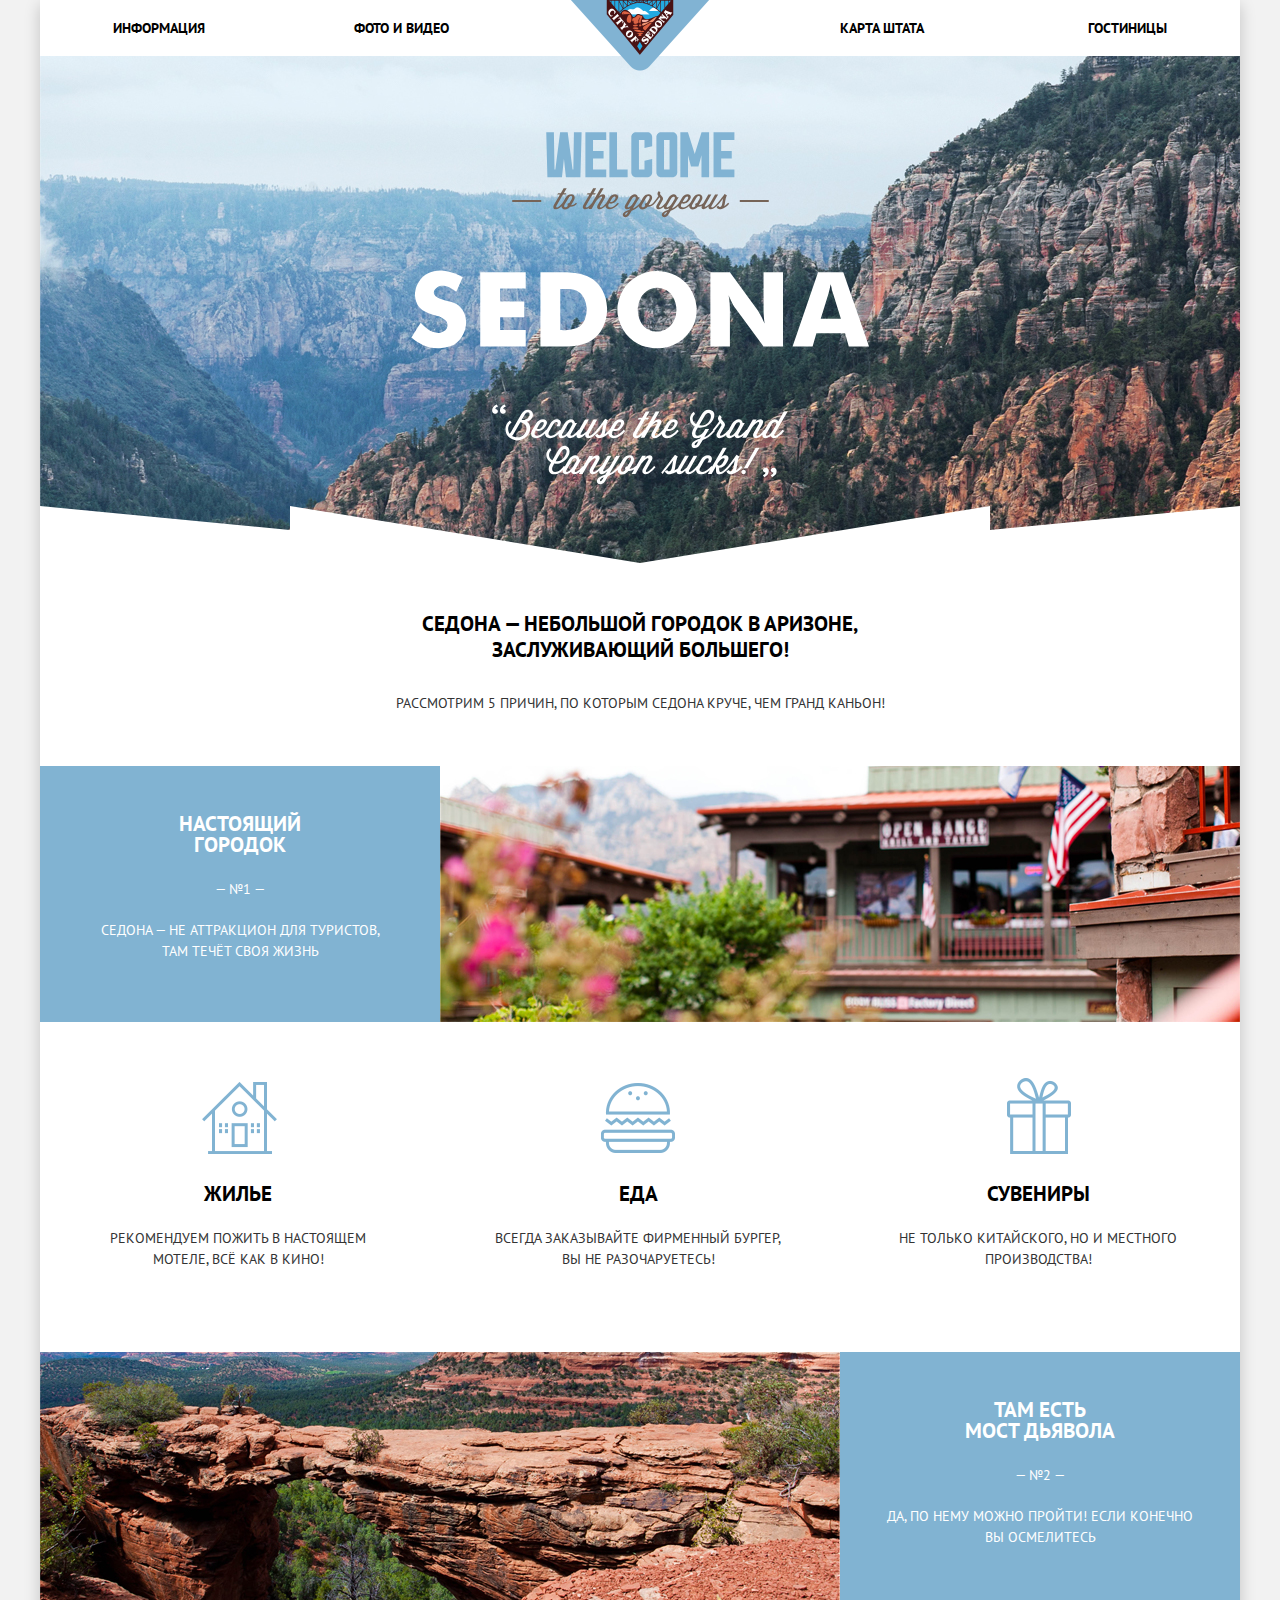
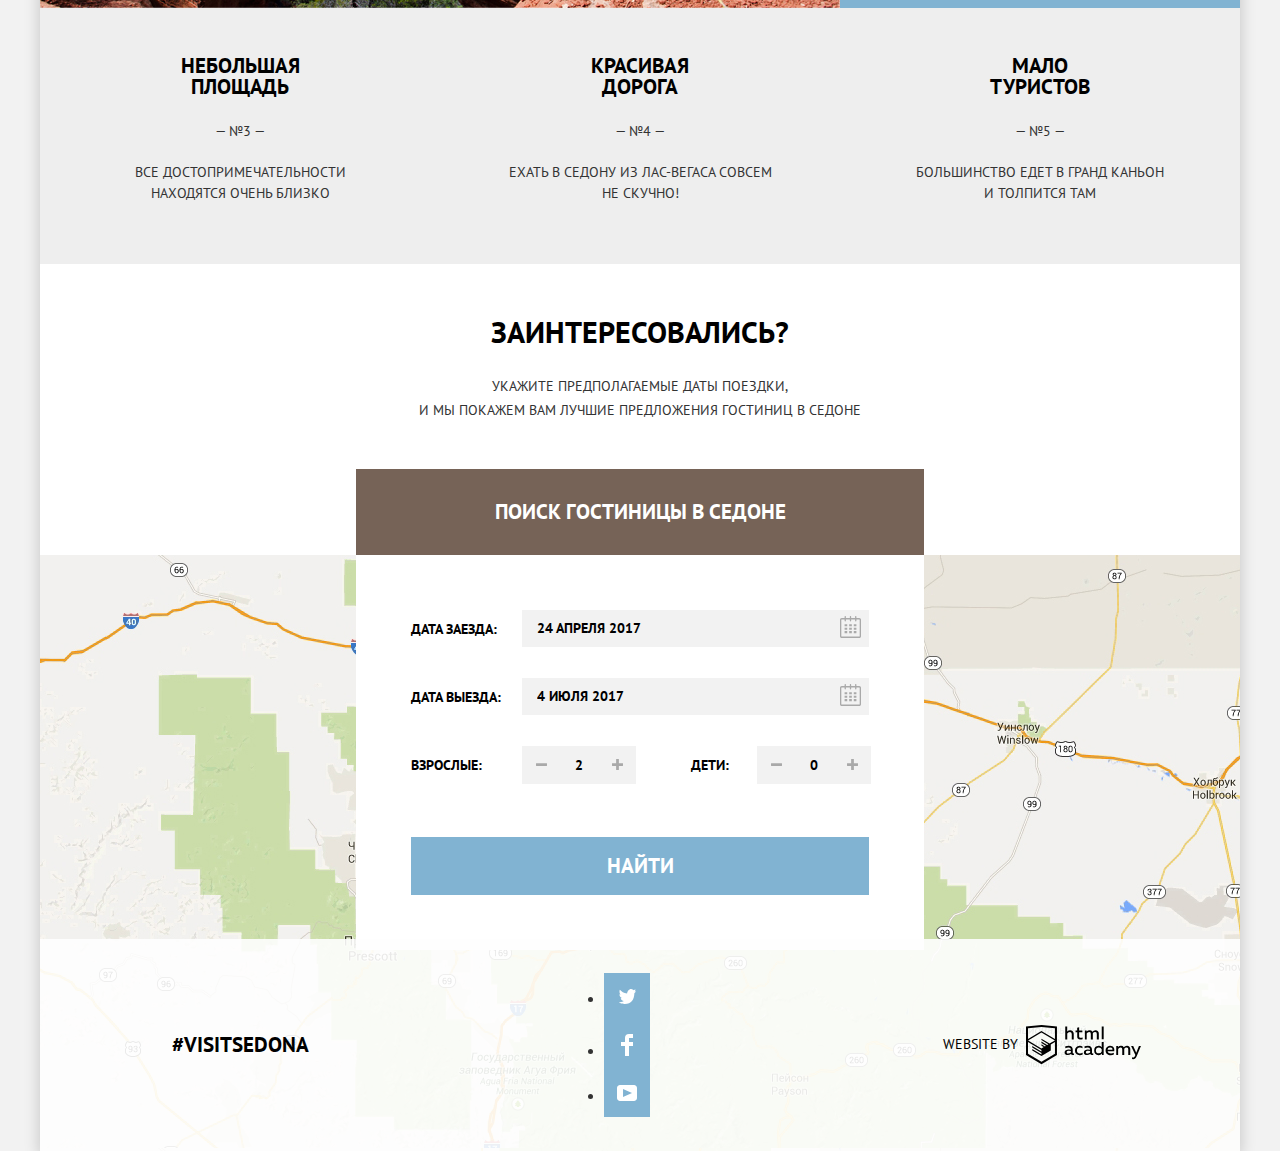
<file: index.html>
<!DOCTYPE html>
<html lang="ru">
    <head>
        <meta charset="utf-8">
        <title>Седона туристический город в штате Аризона</title>
        <link href="https://fonts.googleapis.com/css?family=PT+Sans:400,700&display=swap&subset=cyrillic" rel="stylesheet">
        <link href="css/normalize.css" rel="stylesheet">
        <link href="css/style.min.css" rel="stylesheet">
    </head>
    <body>
        <div class="body-wrapper">
            <header class="main-header">
                <nav class="main-navigation">
                    <a class="main-header-logo">
                        <img src="img/index-logo.svg" width="140" height="71" alt="Логотип Седона">
                    </a>
                    <ul class="site-navigation">
                        <li class="left-side-navigation"><a href="info.html">Информация</a></li>
                        <li class="left-side-navigation"><a href="gallery.html">Фото и видео</a></li>
                        <li class="right-side-navigation"><a href="map.html">Карта штата</a></li>
                        <li class="right-side-navigation"><a href="inner.html">Гостиницы</a></li>
                    </ul>
                </nav>
            </header>
            <main class="container">
                <h1 class="visually-hidden">Гостиницы в Седоне</h1>
                <section class="intro-img">
                    <p class="intro-img-background">
                        <img src="img/welcome.svg" width="459" height="353" alt="Welcome to the gorgeous Sedona. Because the Grand Canyon sucks!">
                    </p>
                </section>
                <section class="intro-text">
                    <h2 class="intro-title">Седона — небольшой городок в Аризоне, заслуживающий большего!</h2>
                    <p class="intro-desc">Рассмотрим 5 причин, по которым Седона круче, чем гранд каньон!</p>
                </section>
                <section class="features-first">
                    <h2 class="visually-hidden">Преимущества</h2>
                    <div class="features-item features-item-blue">
                        <h3 class="features-item-title features-item-blue">Настоящий городок</h3>
                        <span class="features-item-number">— №1 —</span>
                        <p class="features-item-desc">Седона — не аттракцион для туристов, там течёт своя жизнь</p>
                    </div>
                    <img class="features-img" src="img/city.jpg" width="800" height="260" alt="Седона">
                </section>
                <section class="offer">
                    <h2 class="visually-hidden">Предложения</h2>
                    <ul class="offer-list">
                        <li class="offer-item">
                            <h3 class="offer-item-title">Жилье</h3>
                            <p class="offer-item-desc">Рекомендуем пожить в настоящем мотеле, всё как в кино!</p>
                        </li>
                        <li class="offer-item">
                            <h3 class="offer-item-title">Еда</h3>
                            <p class="offer-item-desc">Всегда заказывайте фирменный бургер, вы не разочаруетесь!</p>
                        </li>
                        <li class="offer-item">
                            <h3 class="offer-item-title">Сувениры</h3>
                            <p class="offer-item-desc">Не только китайского, но и местного производства!</p>
                        </li>
                    </ul>
                </section>
                <section class="features-second">
                    <h2 class="visually-hidden">Преимущества</h2>
                    <img class="features-img" src="img/bridge.jpg" width="800" height="260" alt="Мост Дьявола">
                    <div class="features-item features-item-blue">
                        <h3 class="features-item-title features-item-blue">Там есть Мост&nbsp;дьявола</h3>
                        <span class="features-item-number">— №2 —</span>
                        <p class="features-item-desc features-item-desc-blue">Да, по нему можно пройти! Если конечно вы осмелитесь</p>
                    </div>
                    <div class="features-item-wrap">
                        <div class="features-item">
                            <h3 class="features-item-title">Небольшая площадь</h3>
                            <span class="features-item-number">— №3 —</span>
                            <p class="features-item-desc">Все достопримечательности находятся очень близко</p>
                        </div>
                        <div class="features-item">
                            <h3 class="features-item-title">Красивая дорога</h3>
                            <span class="features-item-number">— №4 —</span>
                            <p class="features-item-desc">Ехать в Седону из Лас-Вегаса&nbsp;совсем не скучно!</p>
                        </div>
                        <div class="features-item">
                            <h3 class="features-item-title">Мало туристов</h3>
                            <span class="features-item-number">— №5 —</span>
                            <p class="features-item-desc">Большинство едет в гранд каньон и&nbsp;толпится там</p>
                        </div>
                    </div>
                </section>
                <section class="search">
                    <h2 class="search-title">Заинтересовались?</h2>
                    <p class="search-desc">Укажите предполагаемые даты поездки,
                    и мы покажем вам лучшие предложения гостиниц в седоне
                    </p>
                    <button class="search-button" type="button">Поиск гостиницы в Седоне</button>
                </section>
                <section class="search-form">
                    <h2 class="visually-hidden">Поиск гостиницы в Седоне</h2>
                    <div class="search-form-wrap">
                        <form class="search-hotel" action="#" method="GET">
                            <div class="search-hotel-item">
                                <label for="search-hotel-checkin">Дата заезда:</label>
                                <input id="search-hotel-checkin" type="text" name="date-checkin" value="" placeholder="24 апреля 2017">
                                <button class="calendar-icon" type="button" name="calendar">
                                    <svg xmlns="http://www.w3.org/2000/svg" width="21" height="22" viewBox="0 0 21 22"><path d="M19.251 2.025h-2.845V.648c0-.381-.294-.689-.656-.689-.363 0-.656.308-.656.689v1.377h-3.938V.648c0-.381-.294-.689-.655-.689-.363 0-.657.308-.657.689v1.377H5.906V.648c0-.381-.294-.689-.656-.689-.363 0-.657.308-.657.689v1.377H1.75C.784 2.025 0 2.847 0 3.862v16.302C0 21.179.784 22 1.75 22h17.501c.966 0 1.749-.821 1.749-1.836V3.862c0-1.015-.783-1.837-1.749-1.837zm.437 18.139a.448.448 0 0 1-.437.459H1.75a.45.45 0 0 1-.438-.459V3.862a.45.45 0 0 1 .438-.459h2.844v1.378c0 .381.294.689.657.689.362 0 .656-.308.656-.689V3.403h3.938v1.378c0 .381.294.689.657.689.361 0 .655-.308.655-.689V3.403h3.938v1.378c0 .381.293.689.656.689.362 0 .656-.308.656-.689V3.403h2.845c.241 0 .437.206.437.459v16.302z"/><path d="M4.594 8.225h2.625v2.066H4.594zM4.594 11.668h2.625v2.067H4.594zM4.594 15.112h2.625v2.066H4.594zM9.188 15.112h2.625v2.066H9.188zM9.188 11.668h2.625v2.067H9.188zM9.188 8.225h2.625v2.066H9.188zM13.781 15.112h2.625v2.066h-2.625zM13.781 11.668h2.625v2.067h-2.625zM13.781 8.225h2.625v2.066h-2.625z"/></svg>
                                </button>
                            </div>       
                            <div class="search-hotel-item">
                                <label for="search-hotel-checkout">Дата выезда:</label>
                                <input id="search-hotel-checkout" type="text" name="date-checkout" value="" placeholder="4 июля 2017">
                                <button class="calendar-icon" type="button" name="calendar">
                                    <svg xmlns="http://www.w3.org/2000/svg" width="21" height="22" viewBox="0 0 21 22"><path d="M19.251 2.025h-2.845V.648c0-.381-.294-.689-.656-.689-.363 0-.656.308-.656.689v1.377h-3.938V.648c0-.381-.294-.689-.655-.689-.363 0-.657.308-.657.689v1.377H5.906V.648c0-.381-.294-.689-.656-.689-.363 0-.657.308-.657.689v1.377H1.75C.784 2.025 0 2.847 0 3.862v16.302C0 21.179.784 22 1.75 22h17.501c.966 0 1.749-.821 1.749-1.836V3.862c0-1.015-.783-1.837-1.749-1.837zm.437 18.139a.448.448 0 0 1-.437.459H1.75a.45.45 0 0 1-.438-.459V3.862a.45.45 0 0 1 .438-.459h2.844v1.378c0 .381.294.689.657.689.362 0 .656-.308.656-.689V3.403h3.938v1.378c0 .381.294.689.657.689.361 0 .655-.308.655-.689V3.403h3.938v1.378c0 .381.293.689.656.689.362 0 .656-.308.656-.689V3.403h2.845c.241 0 .437.206.437.459v16.302z"/><path d="M4.594 8.225h2.625v2.066H4.594zM4.594 11.668h2.625v2.067H4.594zM4.594 15.112h2.625v2.066H4.594zM9.188 15.112h2.625v2.066H9.188zM9.188 11.668h2.625v2.067H9.188zM9.188 8.225h2.625v2.066H9.188zM13.781 15.112h2.625v2.066h-2.625zM13.781 11.668h2.625v2.067h-2.625zM13.781 8.225h2.625v2.066h-2.625z"/></svg>
                                </button>
                            </div>
                            <div class="person-count">
                                <div class="adult">
                                    <label for="adult">Взрослые:</label>
                                    <div class="adult-item">
                                        <button class="minus-icon-adult" type="button">
                                            <svg xmlns="http://www.w3.org/2000/svg" xmlns:xlink="http://www.w3.org/1999/xlink" width="11px" height="11px" viewBox="0 0 32 32">
                                                <path d="M0 13v6c0 0.552 0.448 1 1 1h30c0.552 0 1-0.448 1-1v-6c0-0.552-0.448-1-1-1h-30c-0.552 0-1 0.448-1 1z"></path>
                                            </svg>
                                        </button>
                                        <input type="text" id="adult" name="adult" value="" placeholder="2">
                                        <button class="plus-icon-adult" type="button">
                                            <svg xmlns="http://www.w3.org/2000/svg" xmlns:xlink="http://www.w3.org/1999/xlink" width="11" height="11" viewBox="0 0 32 32">
                                                <path d="M31 12h-11v-11c0-0.552-0.448-1-1-1h-6c-0.552 0-1 0.448-1 1v11h-11c-0.552 0-1 0.448-1 1v6c0 0.552 0.448 1 1 1h11v11c0 0.552 0.448 1 1 1h6c0.552 0 1-0.448 1-1v-11h11c0.552 0 1-0.448 1-1v-6c0-0.552-0.448-1-1-1z"></path>
                                            </svg>
                                        </button>
                                    </div>
                                </div>
                                <div class="child">
                                    <label for="child">Дети:</label>
                                    <div class="child-item">
                                        <button class="minus-icon-child" type="button">
                                            <svg xmlns="http://www.w3.org/2000/svg" xmlns:xlink="http://www.w3.org/1999/xlink" width="11px" height="11px" viewBox="0 0 32 32">
                                                <path d="M0 13v6c0 0.552 0.448 1 1 1h30c0.552 0 1-0.448 1-1v-6c0-0.552-0.448-1-1-1h-30c-0.552 0-1 0.448-1 1z"></path>
                                            </svg>
                                        </button>
                                        <input type="text" id="child" name="child" value="" placeholder="0">
                                        <button class="plus-icon-child" type="button">
                                            <svg xmlns="http://www.w3.org/2000/svg" xmlns:xlink="http://www.w3.org/1999/xlink" width="11" height="11" viewBox="0 0 32 32">
                                                <path d="M31 12h-11v-11c0-0.552-0.448-1-1-1h-6c-0.552 0-1 0.448-1 1v11h-11c-0.552 0-1 0.448-1 1v6c0 0.552 0.448 1 1 1h11v11c0 0.552 0.448 1 1 1h6c0.552 0 1-0.448 1-1v-11h11c0.552 0 1-0.448 1-1v-6c0-0.552-0.448-1-1-1z"></path>
                                            </svg>
                                        </button>
                                    </div>
                                </div>
                            </div>
                            <button class="button-search-hotel" type="submit">Найти</button>    
                        </form>
                    </div>
                </section>
                <section class="map">
                    <h2 class="visually-hidden">Как до нас добраться</h2>
                    <iframe src="https://www.google.com/maps/embed?pb=!1m18!1m12!1m3!1d455620.406552697!2d-111.74909635589282!3d35.151761735507385!2m3!1f0!2f0!3f0!3m2!1i1024!2i768!4f13.1!3m3!1m2!1s0x872da132f942b00d%3A0x5548c523fa6c8efd!2z0KHQtdC00L7QvdCwLCDQkNGA0LjQt9C-0L3QsCA4NjMzNiwg0KHQqNCQ!5e0!3m2!1sru!2sru!4v1559222232142!5m2!1sru!2sru" width="1200" height="590" style="border-style: none;"></iframe>
                </section>
            </main>
            <footer class="footer">
                <div class="footer-wrap footer-position">
                    <a class="visitsedona" href="#">#visitsedona</a>
                    <div class="footer-social">
                        <ul>
                            <li>
                                <a class="social-button" href="#" title="Твитер">
                                    <svg xmlns="http://www.w3.org/2000/svg" xmlns:xlink="http://www.w3.org/1999/xlink" width="17" height="15" viewBox="0 0 17 15">
                                        <path fill="#FFF" d="M10.95.144c1.685-.496 2.984.27 3.577 1.179.673-.231 1.331-.481 2.011-.708a2.345 2.345 0 0 1-.857 1.768c.685.17 1.304-.491 1.304-.491-.169 1-1.006 1.788-1.563 2.024-.231 6.75-3.175 11.217-10.077 11.082h-.446c-.41 0-4.164-.46-4.898-1.887 2.271.196 3.893-.422 4.693-1.177-.96-.3-2.679-.477-2.979-2.95.349.106.564.228 1.19.119C1.705 8.247.374 7.53.448 5.33c.285.328 1.067.536 1.34.472C1.085 5.561-.182 2.442.894.85c1.818 1.854 3.735 3.606 7.152 3.773C8.254 2.33 9.183.793 10.95.144z"/>
                                    </svg>
                                </a>
                            </li>
                            <li>
                                <a class="social-button" href="#" title="Фейсбук">
                                    <svg xmlns="http://www.w3.org/2000/svg" width="12" height="22" viewBox="0 0 12 22">
                                        <path fill="#FFF" d="M12 4V0H8a4 4 0 0 0-4 4v4H0v4h4v10h4V12h4V8H8V4h4z"/>
                                    </svg>
                                </a>
                            </li>
                            <li>
                                <a class="social-button" href="#" title="Ютьюб">
                                    <svg xmlns="http://www.w3.org/2000/svg" xmlns:xlink="http://www.w3.org/1999/xlink" width="20" height="16" viewBox="0 0 20 16">
                                        <path fill="#FFF" d="M17 0H3C1.35 0 0 1.35 0 3v10c0 1.65 1.35 3 3 3h14c1.65 0 3-1.35 3-3V3c0-1.65-1.35-3-3-3zM6.027 11.998V4.002L15.014 8l-8.987 3.998z"/>
                                    </svg>
                                </a>
                            </li>
                        </ul>
                    </div>
                    <p class="footer-copyright">
                        <span>Website by</span>
                        <a class="footer-button" href="https://htmlacademy.ru/intensive/htmlcss">
                            <svg xmlns="http://www.w3.org/2000/svg" width="115" height="41" viewBox="0 0 108.08 36.85">
                                <path d="M44.61,26.88a2,2,0,0,0,.55-0.1v1.33a3.25,3.25,0,0,1-1.18.21,1.67,1.67,0,0,1-1.67-1,4.84,4.84,0,0,1-3.14,1.08c-1.51,0-2.91-.83-2.91-2.55,0-2.13,2-2.79,3.71-2.79a11.08,11.08,0,0,1,2.17.25v-0.3c0-1-.76-1.77-2.19-1.77a7.42,7.42,0,0,0-3,.64v-1.7a10.21,10.21,0,0,1,3.19-.55c2.36,0,3.81,1.12,3.81,3.65v3a0.54,0.54,0,0,0,.49.59h0.17Zm-6.44-1.13A1.35,1.35,0,0,0,39.63,27h0.11a3.39,3.39,0,0,0,2.41-1V24.58a9.72,9.72,0,0,0-1.81-.21c-1,0-2.16.33-2.16,1.38h0Zm12.36-6.11a5,5,0,0,1,2.57.64V22a4.08,4.08,0,0,0-2.3-.7,2.75,2.75,0,1,0,0,5.49,5,5,0,0,0,2.43-.64v1.71a6.27,6.27,0,0,1-2.76.57A4.21,4.21,0,0,1,46,24.51q0-.21,0-0.41a4.32,4.32,0,0,1,4.18-4.46h0.38Zm12.17,7.24a2,2,0,0,0,.55-0.1v1.33a3.25,3.25,0,0,1-1.18.21,1.67,1.67,0,0,1-1.67-1,4.84,4.84,0,0,1-3.14,1.08c-1.51,0-2.91-.83-2.91-2.55,0-2.13,2-2.79,3.71-2.79a11.08,11.08,0,0,1,2.17.25v-0.3c0-1-.76-1.77-2.19-1.77a7.42,7.42,0,0,0-3,.64v-1.7a10.21,10.21,0,0,1,3.19-.55c2.36,0,3.81,1.12,3.81,3.65v3a0.54,0.54,0,0,0,.49.59h0.17Zm-6.44-1.13A1.35,1.35,0,0,0,57.73,27h0.11a3.39,3.39,0,0,0,2.41-1V24.58a9.72,9.72,0,0,0-1.81-.21c-1.06,0-2.16.33-2.16,1.38h0ZM73,16V28.2H71.35V26.88a3.88,3.88,0,0,1-3.19,1.54,4.4,4.4,0,0,1,0-8.78,3.81,3.81,0,0,1,3,1.3V16H73Zm-4.53,5.22a2.76,2.76,0,1,0,0,5.52A2.86,2.86,0,0,0,71.15,25V23A2.91,2.91,0,0,0,68.49,21.27ZM79,19.64c3.31,0,4.46,2.68,3.92,5.09H76.7c0.21,1.5,1.67,2.11,3.19,2.11a6.11,6.11,0,0,0,2.64-.59v1.6a7.14,7.14,0,0,1-3,.57C77,28.42,74.78,27,74.78,24a4.18,4.18,0,0,1,4-4.39H79Zm0.09,1.54a2.28,2.28,0,0,0-2.44,2.1v0.06H81.3A2,2,0,0,0,79.13,21.18Zm5.73,7V19.87h1.65v1a3.81,3.81,0,0,1,2.78-1.27A2.86,2.86,0,0,1,91.89,21a4.12,4.12,0,0,1,2.91-1.33A3.06,3.06,0,0,1,98,23V28.2h-1.9V23.05a1.59,1.59,0,0,0-1.42-1.75H94.42a2.8,2.8,0,0,0-2.07,1.12V28.2h-1.9V23.05A1.59,1.59,0,0,0,89,21.31H88.8a3,3,0,0,0-2.21,1.29v5.63H84.86Zm21.31-8.33h1.9l-3.91,9.46c-0.9,2.17-2.09,2.86-3.35,2.86a4.76,4.76,0,0,1-1.1-.14V30.46a2.86,2.86,0,0,0,.85.12c0.9,0,1.58-.64,2.07-1.9l0.17-.42-4-8.4h2l2.86,6.29ZM38.73,1.46V6.22a3.81,3.81,0,0,1,2.7-1.14,3.25,3.25,0,0,1,3.44,3.4v5.15H43V8.72a1.81,1.81,0,0,0-1.61-2h-0.3a2.93,2.93,0,0,0-2.32,1.39v5.52h-1.9V1.46h1.9ZM49.94,2.31v3h3V6.91h-3v3.81c0,1.1.5,1.46,1.58,1.46a4.49,4.49,0,0,0,1.69-.33v1.6A6.8,6.8,0,0,1,51,13.8a2.55,2.55,0,0,1-2.86-2.74V6.89H46.58V5.26h1.5V2.74Zm5.4,11.31V5.28H57v1A3.81,3.81,0,0,1,59.77,5a2.86,2.86,0,0,1,2.6,1.33A4.12,4.12,0,0,1,65.28,5,3.06,3.06,0,0,1,68.44,8.4v5.21h-1.9V8.46a1.59,1.59,0,0,0-1.42-1.75H64.89a2.8,2.8,0,0,0-2.07,1.12v5.78h-1.9V8.46A1.59,1.59,0,0,0,59.5,6.71H59.27A3,3,0,0,0,57.06,8v5.63H55.34ZM71.17,1.45H73V13.6H71.17V1.45ZM14.71,0H14.55L0,1.54V28.21l14.55,8.66,14.55-8.66V1.54Zm12.5,27.1L14.55,34.64,1.9,27.12V16.18l12.59,7.5V25L5.86,19.9v1.31l8.68,5.21v1.39L5.87,22.65V24l8.68,5.21,8.75-5.24V18.31L27.2,16V27.12Zm0-12.53-3.48,2-1.6,1L14.51,13v1.31L21,18.23H21l-0.14.09-1,.54-5.37-3.2V17l4.24,2.52-1,.67-3.2-1.9v1.31l2.1,1.24L14.5,22.1,2,14.65,14.51,7.11Zm0-1.32L14.49,5.76,1.91,13.25v-10L14.56,1.92,27.21,3.25v10h0Z" />
                            </svg>
                        </a>
                    </p>
                </div>
            </footer>
        </div>
        <script src="js/script.min.js"></script>
    </body>
</html>
</file>
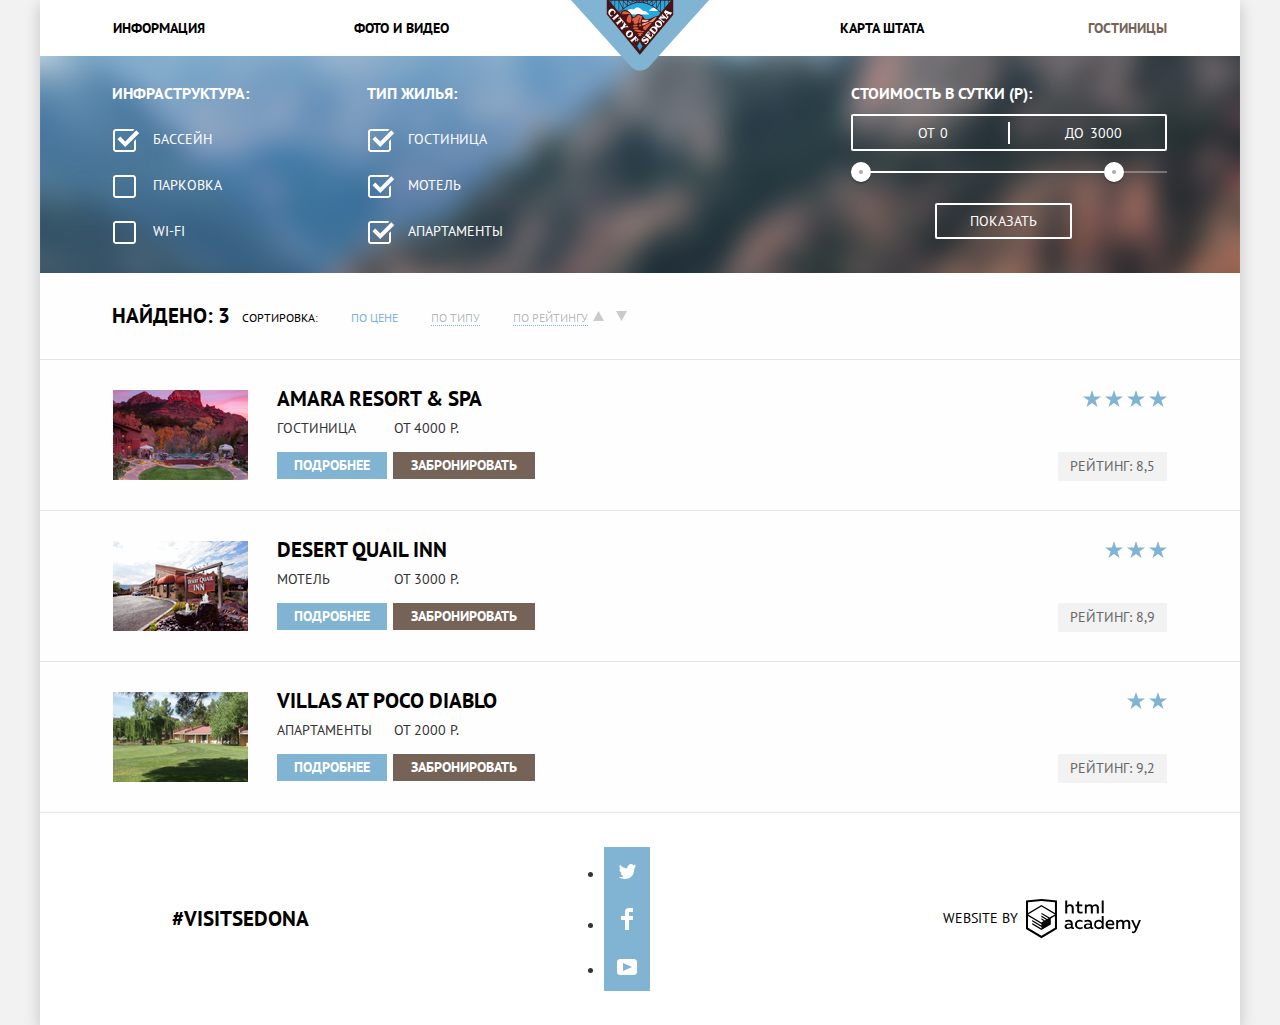
<file: inner.html>
<!DOCTYPE html>
<html lang="ru">
    <head>
        <meta charset="utf-8">
        <title>Седона туристический город в штате Аризона</title>
        <link href="https://fonts.googleapis.com/css?family=PT+Sans:400,700&display=swap&subset=cyrillic" rel="stylesheet">
        <link href="css/normalize.css" rel="stylesheet">
        <link href="css/style.min.css" rel="stylesheet">
    </head>
    <body>
        <div class="body-wrapper">
            <header class="main-header">
                <nav class="main-navigation">
                    <a class="main-header-logo" href="index.html">
                        <img src="img/index-logo.svg" width="140" height="71" alt="Логотип Седона">
                    </a>
                    <ul class="site-navigation">
                        <li><a href="info.html">Информация</a></li>
                        <li><a href="gallery.html">Фото и видео</a></li>
                        <li><a href="map.html">Карта штата</a></li>
                        <li class="site-navigation-current"><a href="#">Гостиницы</a></li>
                    </ul>
                </nav>
            </header>
            <main class="container inner-page">
                <h1 class="visually-hidden">Поиск гостиницы в Седоне</h1>
                <section class="form-filter">
                    <h2 class="visually-hidden">Фильтр жилья</h2>
                    <form class="form-filter-list" action="#" method="GET">
                        <div class="form-filter-wrap>">
                            <fieldset class="form-filter-base">
                                <legend class="form-filter-legend">Инфраструктура:</legend>
                                <ul class="check-list">
                                    <li class="check-list-item">
                                        <input class="checkbox-input visually-hidden" type="checkbox" id="pool-checkbox" name="pool" checked>
                                        <label class="checkbox-label" for="pool-checkbox">Бассейн</label>
                                    </li>
                                    <li class="check-list-item">
                                        <input class="checkbox-input visually-hidden" type="checkbox" id="parking-checkbox" name="parking">
                                        <label class="checkbox-label" for="parking-checkbox">Парковка</label>    
                                    </li>
                                    <li class="check-list-item">
                                        <input class="checkbox-input visually-hidden" type="checkbox" id="wifi-checkbox" name="wifi">
                                        <label class="checkbox-label" for="wifi-checkbox">Wi-Fi</label>    
                                    </li>
                                </ul>
                            </fieldset>
                            <fieldset class="form-filter-base">
                                <legend class="form-filter-legend">Тип жилья:</legend>
                                <ul class="check-list">
                                    <li class="check-list-item">
                                        <input class="checkbox-input visually-hidden" type="checkbox" id="hotel-checkbox" name="hotel" checked>
                                        <label class="checkbox-label" for="hotel-checkbox">Гостиница</label>   
                                    </li>
                                    <li class="check-list-item">
                                        <input class="checkbox-input visually-hidden" type="checkbox" id="motel-checkbox" name="motel" checked>
                                        <label class="checkbox-label" for="motel-checkbox">Мотель</label>
                                    </li>
                                    <li class="check-list-item">
                                        <input class="checkbox-input visually-hidden" type="checkbox" id="suite-checkbox" name="suite" checked>
                                        <label class="checkbox-label" for="suite-checkbox">Апартаменты</label>
                                    </li>
                                </ul>
                            </fieldset>
                        </div>
                        <div class="filter-range">
                            <div class="filter-range-title">Стоимость в сутки (р):</div>
                            <div class="price-controls">
                                <label class="min-price">от <input type="text" name="min-price" value="0"></label>
                                <label class="max-price">до <input type="text" name="max-price" value="3000"></label>
                            </div>
                            <div class="range-controls">
                                <div class="scale">
                                    <div class="bar"></div>
                                </div>
                                <div class="range-toggle range-toggle-min"></div>
                                <div class="range-toggle range-toggle-max"></div>
                            </div>
                            <button class="submit" type="submit">Показать</button>
                        </div>
                    </form>
                </section>
                <section class="result-search">
                    <h2 class="visually-hidden">Результат поиска</h2>
                    <div class="result-search-all">Найдено: 3</div>
                    <ul class="sorting-list">
                        <li class="sorting-item">Сортировка:</li>
                        <li class="sorting-item-current"><a href="#">По цене</a></li>
                        <li class="sorting-item"><a href="#">По типу</a></li>
                        <li class="sorting-item"><a href="#">По рейтингу</a></li>
                    </ul>
                    <div class="sorting-button">
                        <ul class="sorting-button-list">
                            <li class="sorting-button-up">
                                <a href="#" title="Сортировка от меньшего к большему">
                                    <svg xmlns="http://www.w3.org/2000/svg" width="11" height="10" viewBox="0 0 11 10">
                                        <path fill="#cacaca" d="M5.5 0L0 10h11z"/>
                                    </svg>
                                </a>
                            </li>
                            <li class="sorting-button-down">
                                <a href="#" title="Сортировка от большего к меньшему">
                                    <svg xmlns="http://www.w3.org/2000/svg" width="11" height="10" viewBox="0 0 11 10">
                                        <path fill="#cacaca" d="M5.5 10L0 0h11"/>
                                    </svg>
                                </a>
                            </li>
                        </ul>
                    </div>
                </section>
                <section class="hotels">
                    <h2 class="visually-hidden">Список отелей</h2>
                    <ul class="hotels-list">
                        <li class="hotels-item">
                            <div class="hotels-item-image">
                                <img src="img/amara_resort.jpg" width="135" height="90" alt="Гостиница «Amara Resort & Spa»">
                            </div>
                            <div class="hotels-item-wrapper">
                                <h3><a class="hotels-title" href="#">Amara Resort & Spa</a></h3>
                                <div class="hotels-type-price">
                                    <span class="hotels-type">Гостиница</span>
                                    <span class="hotels-price">От 4000 Р.</span>
                                </div>
                                <div class="hotels-button">
                                    <a class="hotels-button-more" href="#">Подробнее</a>
                                    <a class="hotels-button-book" href="#">Забронировать</a> 
                                </div>
                            </div>
                            <div class="rating">
                                <div class="stars">
                                    <img src="img/star.svg" width="18" height="17" alt="Рейтинг 4 из 5">
                                    <img src="img/star.svg" width="18" height="17" alt="">
                                    <img src="img/star.svg" width="18" height="17" alt="">
                                    <img src="img/star.svg" width="18" height="17" alt="">
                                </div>
                                <div class="rating-text">Рейтинг: 8,5</div>
                            </div>
                        </li>
                        <li class="hotels-item">
                            <div class="hotels-item-image">
                                <img src="img/desert_quail_inn.jpg" width="135" height="90" alt="Мотель «Desert Quail Inn»">
                            </div>
                            <div class="hotels-item-wrapper">
                                <h3><a class="hotels-title" href="#">Desert Quail Inn</a></h3>
                                <div class="hotels-type-price">
                                    <span class="hotels-type">Мотель</span>
                                    <span class="hotels-price">От 3000 Р.</span>
                                </div>
                                <div class="hotels-button">
                                    <a class="hotels-button-more" href="#">Подробнее</a>
                                    <a class="hotels-button-book" href="#">Забронировать</a> 
                                </div>
                            </div>
                            <div class="rating">
                                <div class="stars">
                                    <img src="img/star.svg" width="18" height="17" alt="Рейтинг 3 из 5">
                                    <img src="img/star.svg" width="18" height="17" alt="">
                                    <img src="img/star.svg" width="18" height="17" alt="">
                                </div>
                                <div class="rating-text">Рейтинг: 8,9</div>
                            </div>
                        </li>
                        <li class="hotels-item">
                            <div class="hotels-item-image">
                                <img src="img/villasat_poco_diablo.jpg" width="135" height="90" alt="Апартаменты «Villas at Poco Diablo»">
                            </div>
                            <div class="hotels-item-wrapper">
                                <h3><a class="hotels-title" href="#">Villas at Poco Diablo</a></h3>
                                <div class="hotels-type-price">
                                    <span class="hotels-type">Апартаменты</span>
                                    <span class="hotels-price">От 2000 Р.</span>
                                </div>
                                <div class="hotels-button">
                                    <a class="hotels-button-more" href="#">Подробнее</a>
                                    <a class="hotels-button-book" href="#">Забронировать</a> 
                                </div>
                            </div>
                            <div class="rating">
                                <div class="stars">
                                    <img src="img/star.svg" width="18" height="17" alt="Рейтинг 2 из 5">
                                    <img src="img/star.svg" width="18" height="17" alt="">
                                </div>
                                <div class="rating-text">Рейтинг: 9,2</div>
                            </div>
                        </li>
                    </ul>
                </section>
            </main>
            <footer class="footer">
                <div class="footer-wrap">
                    <a class="visitsedona" href="#">#visitsedona</a>
                    <div class="footer-social">
                        <ul>
                            <li>
                                <a class="social-button" href="#" title="Твитер">
                                    <svg xmlns="http://www.w3.org/2000/svg" xmlns:xlink="http://www.w3.org/1999/xlink" width="17" height="15" viewBox="0 0 17 15">
                                        <path fill="#FFF" d="M10.95.144c1.685-.496 2.984.27 3.577 1.179.673-.231 1.331-.481 2.011-.708a2.345 2.345 0 0 1-.857 1.768c.685.17 1.304-.491 1.304-.491-.169 1-1.006 1.788-1.563 2.024-.231 6.75-3.175 11.217-10.077 11.082h-.446c-.41 0-4.164-.46-4.898-1.887 2.271.196 3.893-.422 4.693-1.177-.96-.3-2.679-.477-2.979-2.95.349.106.564.228 1.19.119C1.705 8.247.374 7.53.448 5.33c.285.328 1.067.536 1.34.472C1.085 5.561-.182 2.442.894.85c1.818 1.854 3.735 3.606 7.152 3.773C8.254 2.33 9.183.793 10.95.144z"/>
                                    </svg>
                                </a>
                            </li>
                            <li>
                                <a class="social-button" href="#" title="Фейсбук">
                                    <svg xmlns="http://www.w3.org/2000/svg" width="12" height="22" viewBox="0 0 12 22">
                                        <path fill="#FFF" d="M12 4V0H8a4 4 0 0 0-4 4v4H0v4h4v10h4V12h4V8H8V4h4z"/>
                                    </svg>
                                </a>
                            </li>
                            <li>
                                <a class="social-button" href="#" title="Ютьюб">
                                    <svg xmlns="http://www.w3.org/2000/svg" xmlns:xlink="http://www.w3.org/1999/xlink" width="20" height="16" viewBox="0 0 20 16">
                                        <path fill="#FFF" d="M17 0H3C1.35 0 0 1.35 0 3v10c0 1.65 1.35 3 3 3h14c1.65 0 3-1.35 3-3V3c0-1.65-1.35-3-3-3zM6.027 11.998V4.002L15.014 8l-8.987 3.998z"/>
                                    </svg>
                                </a>
                            </li>
                        </ul>
                    </div>
                    <p class="footer-copyright">
                        <span>Website by</span>
                        <a class="footer-button" href="https://htmlacademy.ru/intensive/htmlcss">
                            <svg xmlns="http://www.w3.org/2000/svg" width="115" height="41" viewBox="0 0 108.08 36.85">
                            <path d="M44.61,26.88a2,2,0,0,0,.55-0.1v1.33a3.25,3.25,0,0,1-1.18.21,1.67,1.67,0,0,1-1.67-1,4.84,4.84,0,0,1-3.14,1.08c-1.51,0-2.91-.83-2.91-2.55,0-2.13,2-2.79,3.71-2.79a11.08,11.08,0,0,1,2.17.25v-0.3c0-1-.76-1.77-2.19-1.77a7.42,7.42,0,0,0-3,.64v-1.7a10.21,10.21,0,0,1,3.19-.55c2.36,0,3.81,1.12,3.81,3.65v3a0.54,0.54,0,0,0,.49.59h0.17Zm-6.44-1.13A1.35,1.35,0,0,0,39.63,27h0.11a3.39,3.39,0,0,0,2.41-1V24.58a9.72,9.72,0,0,0-1.81-.21c-1,0-2.16.33-2.16,1.38h0Zm12.36-6.11a5,5,0,0,1,2.57.64V22a4.08,4.08,0,0,0-2.3-.7,2.75,2.75,0,1,0,0,5.49,5,5,0,0,0,2.43-.64v1.71a6.27,6.27,0,0,1-2.76.57A4.21,4.21,0,0,1,46,24.51q0-.21,0-0.41a4.32,4.32,0,0,1,4.18-4.46h0.38Zm12.17,7.24a2,2,0,0,0,.55-0.1v1.33a3.25,3.25,0,0,1-1.18.21,1.67,1.67,0,0,1-1.67-1,4.84,4.84,0,0,1-3.14,1.08c-1.51,0-2.91-.83-2.91-2.55,0-2.13,2-2.79,3.71-2.79a11.08,11.08,0,0,1,2.17.25v-0.3c0-1-.76-1.77-2.19-1.77a7.42,7.42,0,0,0-3,.64v-1.7a10.21,10.21,0,0,1,3.19-.55c2.36,0,3.81,1.12,3.81,3.65v3a0.54,0.54,0,0,0,.49.59h0.17Zm-6.44-1.13A1.35,1.35,0,0,0,57.73,27h0.11a3.39,3.39,0,0,0,2.41-1V24.58a9.72,9.72,0,0,0-1.81-.21c-1.06,0-2.16.33-2.16,1.38h0ZM73,16V28.2H71.35V26.88a3.88,3.88,0,0,1-3.19,1.54,4.4,4.4,0,0,1,0-8.78,3.81,3.81,0,0,1,3,1.3V16H73Zm-4.53,5.22a2.76,2.76,0,1,0,0,5.52A2.86,2.86,0,0,0,71.15,25V23A2.91,2.91,0,0,0,68.49,21.27ZM79,19.64c3.31,0,4.46,2.68,3.92,5.09H76.7c0.21,1.5,1.67,2.11,3.19,2.11a6.11,6.11,0,0,0,2.64-.59v1.6a7.14,7.14,0,0,1-3,.57C77,28.42,74.78,27,74.78,24a4.18,4.18,0,0,1,4-4.39H79Zm0.09,1.54a2.28,2.28,0,0,0-2.44,2.1v0.06H81.3A2,2,0,0,0,79.13,21.18Zm5.73,7V19.87h1.65v1a3.81,3.81,0,0,1,2.78-1.27A2.86,2.86,0,0,1,91.89,21a4.12,4.12,0,0,1,2.91-1.33A3.06,3.06,0,0,1,98,23V28.2h-1.9V23.05a1.59,1.59,0,0,0-1.42-1.75H94.42a2.8,2.8,0,0,0-2.07,1.12V28.2h-1.9V23.05A1.59,1.59,0,0,0,89,21.31H88.8a3,3,0,0,0-2.21,1.29v5.63H84.86Zm21.31-8.33h1.9l-3.91,9.46c-0.9,2.17-2.09,2.86-3.35,2.86a4.76,4.76,0,0,1-1.1-.14V30.46a2.86,2.86,0,0,0,.85.12c0.9,0,1.58-.64,2.07-1.9l0.17-.42-4-8.4h2l2.86,6.29ZM38.73,1.46V6.22a3.81,3.81,0,0,1,2.7-1.14,3.25,3.25,0,0,1,3.44,3.4v5.15H43V8.72a1.81,1.81,0,0,0-1.61-2h-0.3a2.93,2.93,0,0,0-2.32,1.39v5.52h-1.9V1.46h1.9ZM49.94,2.31v3h3V6.91h-3v3.81c0,1.1.5,1.46,1.58,1.46a4.49,4.49,0,0,0,1.69-.33v1.6A6.8,6.8,0,0,1,51,13.8a2.55,2.55,0,0,1-2.86-2.74V6.89H46.58V5.26h1.5V2.74Zm5.4,11.31V5.28H57v1A3.81,3.81,0,0,1,59.77,5a2.86,2.86,0,0,1,2.6,1.33A4.12,4.12,0,0,1,65.28,5,3.06,3.06,0,0,1,68.44,8.4v5.21h-1.9V8.46a1.59,1.59,0,0,0-1.42-1.75H64.89a2.8,2.8,0,0,0-2.07,1.12v5.78h-1.9V8.46A1.59,1.59,0,0,0,59.5,6.71H59.27A3,3,0,0,0,57.06,8v5.63H55.34ZM71.17,1.45H73V13.6H71.17V1.45ZM14.71,0H14.55L0,1.54V28.21l14.55,8.66,14.55-8.66V1.54Zm12.5,27.1L14.55,34.64,1.9,27.12V16.18l12.59,7.5V25L5.86,19.9v1.31l8.68,5.21v1.39L5.87,22.65V24l8.68,5.21,8.75-5.24V18.31L27.2,16V27.12Zm0-12.53-3.48,2-1.6,1L14.51,13v1.31L21,18.23H21l-0.14.09-1,.54-5.37-3.2V17l4.24,2.52-1,.67-3.2-1.9v1.31l2.1,1.24L14.5,22.1,2,14.65,14.51,7.11Zm0-1.32L14.49,5.76,1.91,13.25v-10L14.56,1.92,27.21,3.25v10h0Z" /></svg>
                        </a>
                    </p>
                </div>
            </footer>
        </div>
    </body>  
</html>
</file>
<file: css/style.min.css>
body{min-width:1200px;margin:0;padding:0;font-family:"PT Sans",Arial,sans-serif;font-size:14px;line-height:21px;font-weight:400;color:#333;text-transform:uppercase;text-align:center;background-color:#f2f2f2;background-position:top center}a{text-decoration:none}img{max-width:100%;height:auto}.visually-hidden:not(:focus):not(:active),input[type=checkbox].visually-hidden,input[type=radio].visually-hidden{position:absolute;width:1px;height:1px;margin:-1px;border:0;padding:0;white-space:nowrap;-webkit-clip-path:inset(100%);clip-path:inset(100%);clip:rect(0 0 0 0);overflow:hidden}.body-wrapper{width:1200px;margin:0 auto;-webkit-box-shadow:0 5px 15px 0 rgba(0,1,1,.2);box-shadow:0 5px 15px 0 rgba(0,1,1,.2)}.main-header{margin-bottom:0}.main-header-logo{position:absolute;left:478px;z-index:1;width:244px;height:72px}.main-navigation,.site-navigation{display:-webkit-box;display:-ms-flexbox;display:flex}.main-navigation{position:relative;min-height:56px;line-height:26px;font-weight:700;color:#000;background-color:#fff}.site-navigation{-webkit-box-align:center;-ms-flex-align:center;align-items:center;-webkit-box-pack:justify;-ms-flex-pack:justify;justify-content:space-between;-ms-flex-wrap:wrap;flex-wrap:wrap;width:100%;margin:0 73px;padding:15px 0;list-style:none}.site-navigation li:nth-child(-n+2){text-align:left}.site-navigation li:nth-child(n+3){text-align:right}.site-navigation li:nth-child(3){margin-right:1.5%}.site-navigation li:nth-child(2){margin-right:23%}.site-navigation a{color:#000}.hotels-title:hover,.site-navigation a:hover{color:#81b3d2}.hotels-title:active,.site-navigation a:active{color:rgba(0,0,0,.3)}.site-navigation a:focus,.site-navigation-current a{color:#766357}.container{width:1200px;background-color:#fff}.inner-page{text-align:left;background-color:#fefefe}.intro-img{position:relative;width:100%;min-height:445px;margin:0;padding-top:62px;background-color:#8fb9d2;background-image:url(../img/intro-background.jpg);background-position:center -57px;background-repeat:no-repeat}.intro-img::before{content:"";position:absolute;bottom:-2px;left:0;width:1200px;height:59px;background-image:url(../img/intro-mask.svg);background-repeat:no-repeat;background-position:0 0}.hotels-title,.intro-title,.result-search-all,.visitsedona{font-size:21px;line-height:26px;font-weight:700;color:#000}.intro-text{margin:0;padding:0;background-color:#fff}.intro-title{width:445px;margin:0 auto 27px;padding-top:48px}.intro-desc{margin-bottom:50px;line-height:26px}.features-item{display:-webkit-box;display:-ms-flexbox;display:flex;-webkit-box-orient:vertical;-webkit-box-direction:normal;-ms-flex-direction:column;flex-direction:column;-webkit-box-align:center;-ms-flex-align:center;align-items:center;width:400px;margin:0;padding:0}.features-img{max-height:260px}.features-first,.features-second{display:-webkit-box;display:-ms-flexbox;display:flex;margin:0;padding:0}.features-second{-ms-flex-pack:distribute;justify-content:space-around;-ms-flex-wrap:wrap;flex-wrap:wrap;background-color:#eee}.features-item-title{margin:0 auto}.features-item-title,.offer-item-title{font-size:21px;font-weight:700;color:#000}.features-item-title{width:150px;margin-top:47px}.features-item-number{margin-top:24px}.features-item-desc{width:285px;margin-top:20px}.features-item-desc-blue{width:320px}.features-item-blue{color:#fff;background-color:#81b3d2}.features-item-wrap,.offer-list{display:-webkit-box;display:-ms-flexbox;display:flex;-ms-flex-wrap:wrap;flex-wrap:wrap}.features-item-wrap{min-height:256px}.features-item-wrap p{width:265px}.offer-list{width:100%;margin:0;padding:0;list-style:none}.offer-item{position:relative;padding:161px 55px 82px 51px}.offer-item-title{width:160px;margin:0 67px 24px}.offer-item-desc{width:294px;margin:0}.offer-item:first-child::before{content:"";position:absolute;top:60px;left:162px;width:75px;height:72px;background-image:url(../img/offer_icon-1.svg);background-repeat:no-repeat;background-position:0 0}.offer-item:nth-child(2)::before{content:"";position:absolute;top:61px;left:161px;width:74px;height:70px;background-image:url(../img/offer_icon-2.svg);background-repeat:no-repeat;background-position:0 0}.offer-item:last-child::before{content:"";position:absolute;top:56px;left:167px;width:64px;height:76px;background-image:url(../img/offer_icon-3.svg);background-repeat:no-repeat;background-position:0 0}.search-title{margin-bottom:10px;padding-top:25px;font-size:30px;line-height:36px;font-weight:700;color:#000}.search-desc{width:500px;margin-bottom:47px;line-height:24px;white-space:pre-line}.button-search-hotel,.search-button{font-size:21px;line-height:26px;font-weight:700;color:#fff;text-transform:uppercase;text-align:center;vertical-align:middle;border:0}.button-search-hotel,.hotels-button-more{background-color:#81b3d2}.button-search-hotel:hover,.hotels-button-more:hover,.social-button:hover{background-color:#669ec0}.button-search-hotel:active,.hotels-button-more:active,.social-button:active{color:rgba(255,255,255,.3);background-color:#5496bd}.search-hotel label,.search-hotel-item input{line-height:26px;font-weight:700;color:#000;text-align:left}.search-hotel-item input{text-transform:uppercase;background-color:#f2f2f2;border:0;cursor:pointer}.adult input,.child input{cursor:pointer}.adult button:hover,.adult input:hover,.child button:hover,.child input:hover,.search-hotel-item input:hover{background-color:#ebebeb}.adult button:active,.adult input:active,.child button:active,.child input:active,.search-hotel-item input:active{background-color:#fff;outline:2px solid #e5e5e5}.calendar-icon,.minus-icon-adult,.minus-icon-child,.plus-icon-adult,.plus-icon-child{fill:#a9a9a9;cursor:pointer}.calendar-icon:hover,.minus-icon-adult:hover,.minus-icon-child:hover,.plus-icon-adult:hover,.plus-icon-child:hover{fill:#000}.calendar-icon:active,.footer-button:hover,.minus-icon-adult:active,.minus-icon-child:active,.plus-icon-adult:active,.plus-icon-child:active{fill:#81b3d2}.search{display:-webkit-box;display:-ms-flexbox;display:flex;-webkit-box-orient:vertical;-webkit-box-direction:normal;-ms-flex-direction:column;flex-direction:column;-webkit-box-align:center;-ms-flex-align:center;align-items:center;-webkit-box-pack:justify;-ms-flex-pack:justify;justify-content:space-between;min-height:290px;margin:0;padding:0;-ms-flex-line-pack:center;align-content:center}.search-button{width:568px;height:86px;margin:0}.search-form{position:relative}.search-hotel{-webkit-box-sizing:border-box;box-sizing:border-box;position:absolute;left:316px;top:0;-webkit-box-orient:vertical;-webkit-box-direction:normal;-ms-flex-direction:column;flex-direction:column;width:568px;height:395px;margin:0 auto;padding:55px;background-color:#fff}.search-hotel-item label{float:left;padding-top:6px}.adult,.child,.person-count,.search-hotel{display:-webkit-box;display:-ms-flexbox;display:flex}.person-count{margin-bottom:53px;width:460px}.adult,.child{-webkit-box-align:center;-ms-flex-align:center;align-items:center;-webkit-box-pack:justify;-ms-flex-pack:justify;justify-content:space-between;width:100%;font-size:0}.adult-item{margin-right:5px}.adult input,.child input,.minus-icon-adult,.minus-icon-child,.plus-icon-adult,.plus-icon-child{-webkit-box-sizing:border-box;box-sizing:border-box;display:inline-block;width:38px;height:38px;text-align:center;vertical-align:top;background-color:#f2f2f2;border:0}.adult input,.adult label,.child input,.child label,.minus-icon-adult,.minus-icon-child,.plus-icon-adult,.plus-icon-child{font-family:"PT Sans",Arial,sans-serif;font-size:14px;line-height:26px;font-weight:700;color:#000;text-transform:uppercase}.child label{padding-left:50px}.search-hotel-item input[type=text]::-webkit-input-placeholder{color:#000;text-transform:uppercase}.search-hotel-item input[type=text]:-ms-input-placeholder,.search-hotel-item input[type=text]::-ms-input-placeholder{color:#000;text-transform:uppercase}.search-hotel-item input[type=text]::placeholder{color:#000;text-transform:uppercase}.person-count input[type=text]::-webkit-input-placeholder{padding:0;color:#000;font-size:14px;text-transform:uppercase}.person-count input[type=text]:-ms-input-placeholder,.person-count input[type=text]::-ms-input-placeholder{padding:0;color:#000;font-size:14px;text-transform:uppercase}.person-count input[type=text]::placeholder{padding:0;color:#000;font-size:14px;text-transform:uppercase}.search-hotel-item button{background-color:transparent;border:0}.search-hotel-item input{-webkit-box-sizing:border-box;box-sizing:border-box;float:right;width:347px;height:37px;margin-bottom:31px;padding-left:15px}.calendar-icon{-webkit-box-sizing:content-box;box-sizing:content-box;position:relative;bottom:27px;left:384px}.button-search-hotel{width:458px;height:58px;margin:0;padding:0}.hotels-button-book,.search-button{background-color:#766357}.footer-social,.social-button{display:-webkit-box;display:-ms-flexbox;display:flex}.footer-social{-ms-flex-wrap:wrap;flex-wrap:wrap;margin:0 180px 0 255px;padding:0;list-style:none;text-align:center;-webkit-box-pack:justify;-ms-flex-pack:justify;justify-content:space-between;width:150px}.social-button{-webkit-box-align:center;-ms-flex-align:center;align-items:center;-webkit-box-pack:center;-ms-flex-pack:center;justify-content:center;width:46px;height:48px;color:#fff;background-color:#81b3d2}.hotels-button-book:hover,.search-button:hover{background-color:#604e43}.hotels-button-book:active,.search-button:active{color:rgba(255,255,255,.3);background-color:#503e33}.social-button:active path{fill:#88b6d1}.form-filter,.map{padding:0;margin:0;background-color:#f2f1ef;background-image:url(../img/map.jpg)}.form-filter{width:100%;min-height:217px;background-color:#759dc1;background-image:url(../img/filter_background.jpg);background-position:center -50px;background-repeat:no-repeat}.form-filter-list{display:-webkit-box;display:-ms-flexbox;display:flex;padding-top:27px;padding-left:59px}.form-filter-base{display:inline-block;padding-right:100px;vertical-align:top;border:0}.form-filter-legend{margin:0 0 20px;font-size:16px;font-weight:700;color:#fff}.check-list{margin:0 0 -3px;padding:0;list-style:none;color:#fff;text-align:left}.checkbox-label{position:relative;display:-webkit-box;display:-ms-flexbox;display:flex;padding-bottom:25px;padding-left:41px;cursor:pointer}.checkbox-input{position:absolute;cursor:pointer;opacity: 0}.checkbox-label::before{display:block;content:"";position:absolute;top:0;left:1px;width:27px;height:23px;background:url(../img/checkbox-off.svg) no-repeat top left;background-size:23px 23px}.checkbox-input:checked+.checkbox-label::before{display:block;content:"";position:absolute;top:0;left:1px;width:27px;height:23px;background:url(../img/checkbox-on.svg) no-repeat top left;background-size:27px 23px}.checkbox-input:disabled+.checkbox-label::before{display:block;content:"";position:absolute;top:0;left:1px;width:27px;height:23px;background:url(../img/checkbox-off-disabled.svg) no-repeat top left;background-size:23px 23px}.checkbox-input:checked:disabled+.checkbox-label::before{display:block;content:"";position:absolute;top:0;left:1px;width:27px;height:23px;background:url(../img/checkbox-on-disabled.svg) no-repeat top left;background-size:27px 23px}.checkbox-input:focus+.checkbox-label::before{outline:3px solid #67b8fa;outline-offset:5px}.check-list-item{display:-webkit-box;display:-ms-flexbox;display:flex}.form-filter-list legend{font-size:16px;font-weight:700;color:#fff;text-align:left}.filter-range{width:316px;margin-left:auto;padding-right:73px;color:#fff;text-transform:uppercase}.filter-range-title{margin-bottom:10px;font-weight:600;font-size:16px;line-height:21px}.price-controls{position:relative;height:33px;margin-bottom:20px;font-size:0;border:2px solid #fff;border-radius:2px}.price-controls::after{content:"";position:absolute;top:50%;left:50%;width:2px;height:22px;background:#fff;-webkit-transform:translate(-50%,-50%);-ms-transform:translate(-50%,-50%);transform:translate(-50%,-50%)}.price-controls label{display:inline-block;font-size:14px;line-height:33px;vertical-align:top;cursor:pointer}.price-controls .max-price,.price-controls .min-price{width:82px;padding-left:65px}.price-controls input{width:50px;margin:0;padding-bottom:10px;color:inherit;font:inherit;background:0 0;border:0}.range-controls{position:relative;margin-bottom:30px}.range-controls .scale{height:2px;background:rgba(255,255,255,.3)}.range-controls .bar{width:80%;height:2px;background:#fff}.range-toggle,.range-toggle:hover{position:absolute;top:-9px;width:4px;height:4px;border:8px solid #fff;border-radius:50%;-webkit-box-shadow:0 2px 1px 0 rgba(0,1,1,.2);box-shadow:0 2px 1px 0 rgba(0,1,1,.2);cursor:pointer}.range-toggle{background:#ababab}.range-toggle:hover{background:#1c4f80;-webkit-transform:scale(1.1);-ms-transform:scale(1.1);transform:scale(1.1)}.range-toggle-min{left:0}.range-toggle-max{left:80%}.form-filter-price input,.submit,.submit input{font-size:14px;color:#fff;text-transform:uppercase;background:0 0}.submit{display:block;margin:0 95px 0 auto;padding:6px 33px;cursor:pointer;line-height:20px;border:2px solid #fff;border-radius:2px}.submit:hover{color:#000;background:#fff}.form-filter-price input,.submit input{line-height:21px;font-weight:400;text-align:center;border:solid #fff 2px;border-radius:1px}.submit input:hover{color:#000;background-color:#fff}.sorting{padding-left:40px;font-size:12px}.result-search,.sorting-list{display:-webkit-box;display:-ms-flexbox;display:flex}.sorting-list{-ms-flex-wrap:wrap;flex-wrap:wrap;margin-bottom:8px;font-size:12px;line-height:18px;color:#000;padding:0}.sorting-list a{margin-left:33px;color:rgba(0,0,0,.3);border-bottom:1px dotted #81b3d2}.sorting-list a:hover{color:#81b3d2;border-bottom:1px dotted #81b3d2}.sorting-list a:active{color:#000;border-bottom:none}.sorting-item-current a{color:#81b3d2;border-bottom:none}.result-search ul{padding-left:5px;list-style:none}.result-search{-webkit-box-align:center;-ms-flex-align:center;align-items:center;-webkit-box-pack:start;-ms-flex-pack:start;justify-content:flex-start;min-height:50px;margin:0;padding:1.5% 6%;border-bottom:1px solid #e5e5e5}.result-search-all{margin-right:7px}.sorting-button-list{display:-webkit-box;display:-ms-flexbox;display:flex;margin-left:auto}.sorting-button-up{margin-right:12px}.sorting-button-svg:hover path{fill:#231f20}.sorting-button-svg:active path{fill:#81b3d2}.hotels-button-book,.hotels-button-more{font-weight:700;text-align:center;color:#fff;vertical-align:middle;border:0}.hotels-item,.hotels-list{display:-webkit-box;display:-ms-flexbox;display:flex}.hotels-list{-webkit-box-orient:vertical;-webkit-box-direction:normal;-ms-flex-direction:column;flex-direction:column;margin:0;padding:0}.hotels-item{padding:0 73px 24px;border-bottom:1px solid #e5e5e5}.hotels-item-image{margin-top:30px}.hotels-item-wrapper{margin-top:10px;padding-left:29px}.hotels-item-wrapper h3{max-width:500px;margin-bottom:0}.hotels-title{display:block;margin-bottom:6px}.hotels-button,.hotels-type-price{display:-webkit-box;display:-ms-flexbox;display:flex;-webkit-box-pack:justify;-ms-flex-pack:justify;justify-content:space-between}.hotels-type-price{margin-bottom:13px;width:182px}.hotels-button{width:258px}.hotels-button-book,.hotels-button-more{display:-webkit-box;display:-ms-flexbox;display:flex;-webkit-box-align:center;-ms-flex-align:center;align-items:center;-ms-flex-pack:distribute;justify-content:space-around;width:110px;min-height:27px}.hotels-button-book{width:142px}.rating{margin-left:auto;margin-top:30px;text-align:right}.rating-text{padding:4px 12px;color:#666;background-color:#f2f2f2}.stars{padding-bottom:39px}.footer{position:relative;width:1200px;background-color:#fff}.footer-wrap{-webkit-box-sizing:border-box;box-sizing:border-box;display:-webkit-box;display:-ms-flexbox;display:flex;-webkit-box-align:center;-ms-flex-align:center;align-items:center;-webkit-box-pack:center;-ms-flex-pack:center;justify-content:center;width:1200px;min-height:123px;padding:20px 0}.footer-position{position:absolute;bottom:0;left:0;background-color:rgba(254,254,254,.9)}.footer-copyright{display:-webkit-box;display:-ms-flexbox;display:flex;margin-left:49px}.footer-copyright span{margin-top:12px;line-height:26px;color:#000}.footer-button{margin-top:5px;padding-left:8px}.footer-button:active{fill:#bdbbbc}.visitsedona{margin-left:33px}.formclose,.formopen{-webkit-transition:all .5s ease-in-out;-o-transition:all .5s ease-in-out;transition:all .5s ease-in-out}.formclose{filter:alpha(opacity=0);visibility:hidden;opacity:0;-webkit-transform:translateY(-100%);-ms-transform:translateY(-100%);transform:translateY(-100%)}.formopen{visibility:visible;opacity:1;filter:alpha(opacity=100);-webkit-transform:translateY(0);-ms-transform:translateY(0);transform:translateY(0)}
</file>
